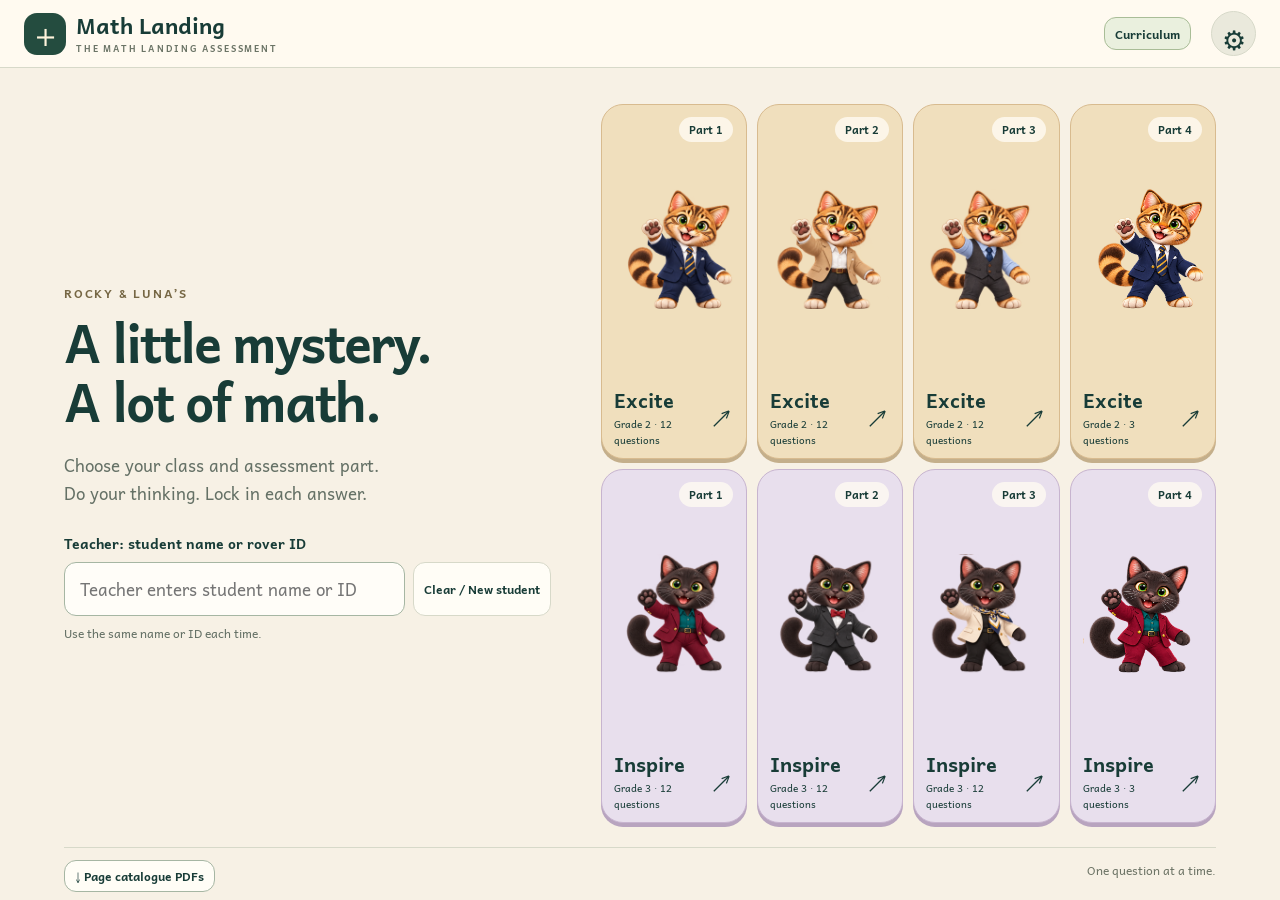
<file: index.html>
<!doctype html>
<html lang="en"><head><meta charset="utf-8"><meta name="viewport" content="width=device-width,initial-scale=1,viewport-fit=cover"><meta name="theme-color" content="#183c37"><title>Math Landing · Assessment</title><link rel="stylesheet" href="assets/fonts/andika.css"><link rel="stylesheet" href="assessment.css"></head>
<body>
<header class="topbar"><div class="brand"><span class="brand-mark" aria-hidden="true">＋</span><span>Math Landing<small>THE MATH LANDING ASSESSMENT</small></span></div><span id="identity" class="identity"></span><button id="curriculumButton" type="button" class="curriculum-button">Curriculum</button><button id="pageEditTick" class="page-edit-tick" hidden title="Open the teacher edit sheet for this screen">☑ Edit</button><button id="auditWheel" class="wheel" aria-label="Teacher audit wheel" title="Teacher audit">⚙</button></header>
<main id="entry" class="entry"><section class="welcome"><p class="eyebrow">ROCKY & LUNA’S</p><h1>A little mystery.<br>A lot of math.</h1><p>Choose your class and assessment part.<br>Do your thinking. Lock in each answer.</p><label class="student-label" for="studentName">Teacher: student name or rover ID</label><div class="student-entry-row"><input id="studentName" maxlength="50" autocomplete="off" placeholder="Teacher enters student name or ID"><button id="clearStudent" type="button">Clear / New student</button></div><p id="entryNote" class="entry-note" role="status">Use the same name or ID each time.</p></section><section class="section-grid" aria-label="Choose one of eight assessment parts"></section><footer class="entry-footer"><button id="catalogueOpen" type="button">↓ Page catalogue PDFs</button><span>One question at a time.</span></footer></main>
<main id="assessment" class="assessment" hidden><section class="question-bar"><div class="question-heading"><span id="questionGuide" class="mummy rocky" role="img" aria-label="Rocky in business wear"></span><div><p class="eyebrow" id="sectionLabel"></p><h1 id="questionTitle"></h1></div></div><div class="voice-tools"><button id="questionPNG" class="png-mini" aria-label="Open question PNG" title="View or download this page as a PNG"><img id="questionPNGThumb" alt="Small PNG of this question" hidden><span>PNG</span></button><button id="startVoice" aria-label="Start reading question">▶ <span>Start voice</span></button><button id="stopVoice" aria-label="Stop reading question">■ <span>Stop voice</span></button></div></section><div class="stage"><iframe id="engine" title="Assessment question and model" sandbox="allow-scripts allow-same-origin allow-downloads allow-modals"></iframe><div id="loading" class="loading">Preparing your question…</div></div><footer class="lockbar"><div><span id="questionProgress"></span><div id="progressDots" class="progress-dots" aria-hidden="true"></div></div><p id="learnerMessage" role="status" aria-live="polite">Choose your answer, then lock it in.</p><button id="lockAnswer" class="lock-button" disabled><svg viewBox="0 0 24 24" aria-hidden="true"><path d="M7 10V7a5 5 0 0 1 10 0v3M5 10h14v12H5z"/></svg><span>Lock in your answer</span></button></footer></main>
<main id="complete" class="complete" hidden><div class="complete-friends"><span class="mummy rocky" role="img" aria-label="Rocky in business wear"></span><span class="mummy luna" role="img" aria-label="Luna in business wear"></span></div><p class="eyebrow" id="completeSection"></p><h1>Complete</h1><p class="call-teacher">Please call your teacher</p><p>All your answers are locked in.</p><div class="completion-teacher-actions"><button id="openAssessment" class="green-button">Assessment</button><button id="nextStudent" class="new-student-button">New student</button></div><div class="complete-actions"><button id="hearComplete">▶ Start voice</button><button id="stopComplete">■ Stop voice</button></div></main>
<dialog id="dialog" aria-labelledby="dialogTitle"><header><h2 id="dialogTitle"></h2><button id="closeDialog" aria-label="Close teacher panel">✕</button></header><div id="dialogBody"></div><footer id="dialogFooter"></footer></dialog><dialog id="auditReviewDialog" aria-labelledby="auditReviewTitle"><header class="modal-header"><h2 id="auditReviewTitle"></h2><button id="auditReviewClose" aria-label="Close editing instructions">✕</button></header><div id="auditReviewBody"></div><footer id="auditReviewFooter"></footer></dialog><div id="toast" role="status" hidden></div>
<script src="vendor/html2canvas.min.js"></script><script src="vendor/exceljs.min.js"></script><script src="vendor/learner-assessment.js"></script><script src="vendor/assessment-excel-pages.js"></script><script src="vendor/response-summary.js"></script><script src="vendor/profiles.js"></script><script src="vendor/rover-images.js"></script><script src="font-inline.js"></script><script src="source-engines.js"></script><script src="assets-inline.js"></script><script src="assessment-plan.js"></script><script src="button-feedback.js"></script><script src="regroup-assessment.js"></script><script src="current-catalog.js"></script><script src="requested-pages.js"></script><script src="assessment-core.js"></script><script src="three-part-plan.js"></script><script src="assessment-refinements.js"></script><script src="four-part-plan.js"></script><script src="subtraction-assessment.js"></script><script src="balance-assessment.js"></script><script src="item-assessment.js"></script><script src="vendor/screen-pdf.js"></script><script src="parent-results.js"></script><script src="vendor/audit-print-reuse.js"></script><script src="vendor/teacher-admin-reuse.js"></script><script src="assessment-storage.js"></script><script src="pattern-assessment.js"></script><script src="requested-page-adapter.js"></script><script src="ones-scatter.js"></script><script src="model-layout.js"></script><script src="content-controls.js"></script><script src="block-movement.js"></script><script src="block-controls.js"></script><script src="task-extensions.js"></script><script src="page-catalogue-data.js"></script><script src="page-catalogues.js"></script><script src="question-focus.js"></script><script src="part4-tasks.js"></script><script src="assessment.js"></script></body></html>
</file>
